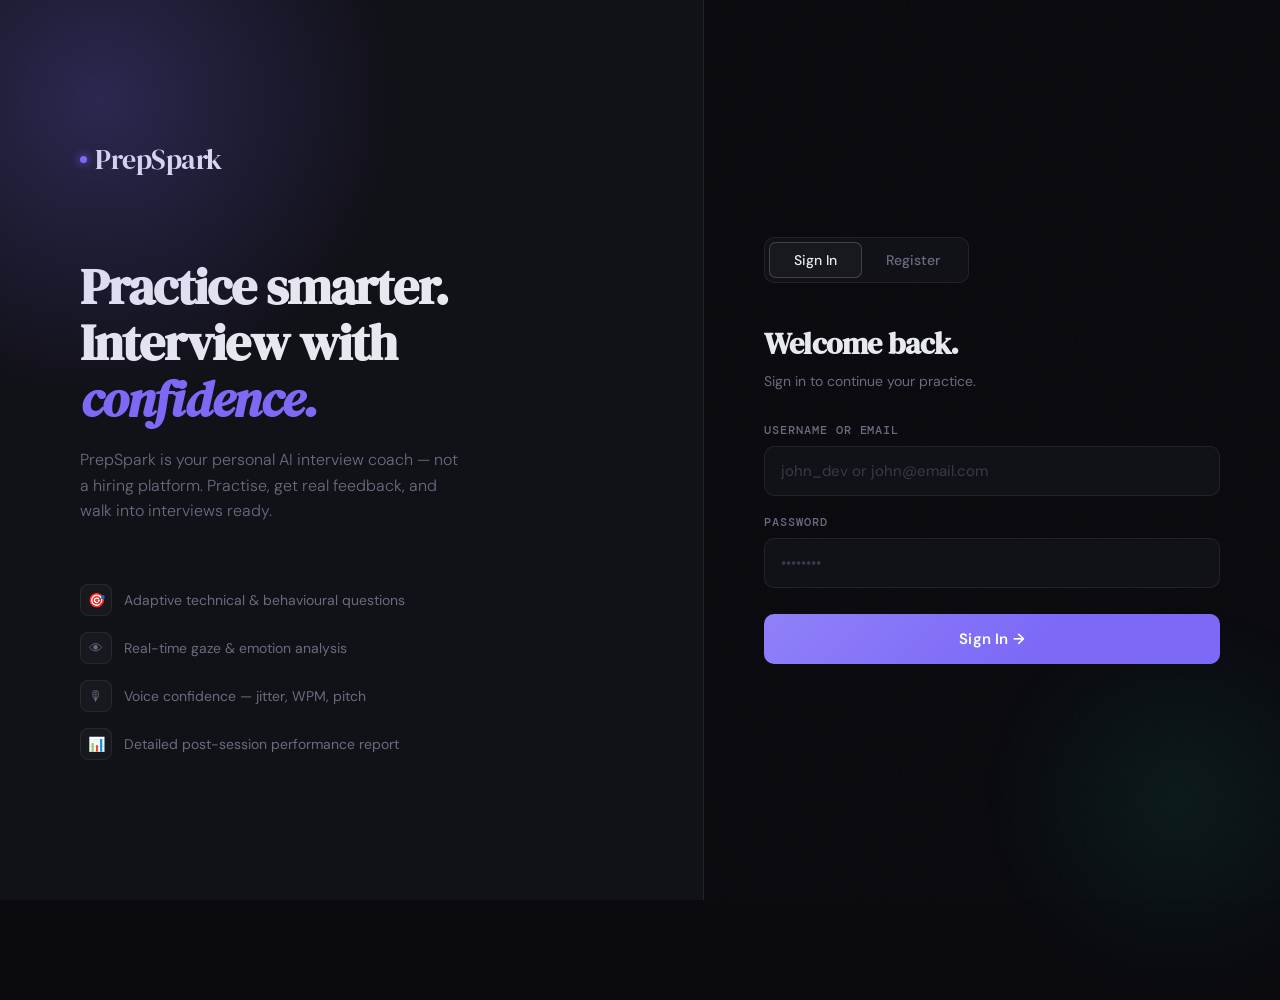
<file: templates/index.html>
<!DOCTYPE html>
<html lang="en">
<head>
<meta charset="UTF-8">
<meta name="viewport" content="width=device-width, initial-scale=1.0">
<title>PrepSpark — AI Practice Interviews</title>
<link rel="stylesheet" href="css/base.css">
<link rel="stylesheet" href="css/pages.css">
<link rel="stylesheet" href="css/interview.css">
<link rel="stylesheet" href="css/report.css">
</head>
<body>

<!-- Page fragments are injected here by app.js -->
<div id="app-root"></div>

<!-- Toast container lives outside the fragments so it persists across page transitions -->
<div class="toast-container" id="toast-container"></div>

<!-- Modules — order matters: state first, ui second, then features, app last -->
<script src="js/state.js"></script>
<script src="js/ui.js"></script>
<script src="js/auth.js"></script>
<script src="js/dashboard.js"></script>
<script src="js/interview.js"></script>
<script src="js/report.js"></script>
<script src="js/app.js"></script>

</body>
</html>
</file>
<file: templates/css/base.css>
/* ═══════════════════════════════════════════════════
   PrepSpark — Main Stylesheet
   ═══════════════════════════════════════════════════ */

@import url('https://fonts.googleapis.com/css2?family=DM+Serif+Display:ital@0;1&family=DM+Mono:wght@300;400;500&family=DM+Sans:wght@300;400;500;600&display=swap');

/* ─── Design Tokens ─── */
:root {
  --bg: #0a0a0f;
  --surface: #111118;
  --surface-2: #18181f;
  --border: rgba(255,255,255,0.07);
  --border-active: rgba(255,255,255,0.18);
  --text: #e8e8f0;
  --text-muted: #6b6b80;
  --text-dim: #3a3a4a;
  --accent: #7c6af7;
  --accent-glow: rgba(124,106,247,0.25);
  --accent-2: #22d4a3;
  --accent-2-glow: rgba(34,212,163,0.2);
  --danger: #f26060;
  --warn: #f5a623;
  --score-high: #22d4a3;
  --score-mid: #f5a623;
  --score-low: #f26060;
}

/* ─── Reset ─── */
* { margin: 0; padding: 0; box-sizing: border-box; }
html { scroll-behavior: smooth; }

body {
  font-family: 'DM Sans', sans-serif;
  background: var(--bg);
  color: var(--text);
  min-height: 100vh;
  overflow-x: hidden;
}

body::before {
  content: '';
  position: fixed;
  inset: 0;
  background-image: url("data:image/svg+xml,%3Csvg viewBox='0 0 256 256' xmlns='http://www.w3.org/2000/svg'%3E%3Cfilter id='n'%3E%3CfeTurbulence type='fractalNoise' baseFrequency='0.9' numOctaves='4' stitchTiles='stitch'/%3E%3C/filter%3E%3Crect width='100%25' height='100%25' filter='url(%23n)' opacity='0.04'/%3E%3C/svg%3E");
  pointer-events: none;
  z-index: 0;
  opacity: 0.4;
}

/* ─── Page System ─── */
.page { display: none; min-height: 100vh; position: relative; z-index: 1; }
.page.active { display: flex; }
.hidden { display: none !important; }

/* ─── Scrollbar ─── */
::-webkit-scrollbar { width: 6px; }
::-webkit-scrollbar-track { background: transparent; }
::-webkit-scrollbar-thumb { background: var(--border); border-radius: 3px; }
::-webkit-scrollbar-thumb:hover { background: var(--border-active); }

/* ─── Animations ─── */
@keyframes pulse {
  0%, 100% { transform: scale(1); opacity: 1; }
  50% { transform: scale(1.4); opacity: 0.7; }
}
@keyframes blink { 0%, 100% { opacity: 1; } 50% { opacity: 0.2; } }
@keyframes spin { to { transform: rotate(360deg); } }
@keyframes wave {
  0%, 100% { transform: scaleY(0.5); opacity: 0.6; }
  50% { transform: scaleY(1); opacity: 1; }
}
@keyframes toastIn { from { opacity: 0; transform: translateX(20px); } to { opacity: 1; transform: none; } }
@keyframes toastOut { from { opacity: 1; transform: none; } to { opacity: 0; transform: translateX(20px); } }

.loading-dots::after { content: '...'; animation: dots 1.2s steps(3) infinite; }
@keyframes dots { 0% { content: '.'; } 33% { content: '..'; } 66% { content: '...'; } }

/* ─── Common Components ─── */
.logo-mark {
  font-family: 'DM Serif Display', serif;
  display: flex;
  align-items: center;
  gap: 8px;
}
.logo-dot {
  width: 7px; height: 7px;
  background: var(--accent);
  border-radius: 50%;
  box-shadow: 0 0 10px var(--accent);
  animation: pulse 2s ease-in-out infinite;
  flex-shrink: 0;
}

.form-label {
  display: block;
  font-size: 12px;
  font-weight: 500;
  color: var(--text-muted);
  text-transform: uppercase;
  letter-spacing: 0.08em;
  margin-bottom: 8px;
  font-family: 'DM Mono', monospace;
}
.form-input {
  width: 100%;
  background: var(--surface);
  border: 1px solid var(--border);
  border-radius: 10px;
  padding: 14px 16px;
  color: var(--text);
  font-family: 'DM Sans', sans-serif;
  font-size: 15px;
  outline: none;
  transition: border-color 0.2s, box-shadow 0.2s;
}
.form-input:focus {
  border-color: var(--accent);
  box-shadow: 0 0 0 3px var(--accent-glow);
}
.form-input::placeholder { color: var(--text-dim); }
.form-group { margin-bottom: 18px; }
.form-row { display: grid; grid-template-columns: 1fr 1fr; gap: 12px; }

.btn-primary {
  width: 100%;
  padding: 15px;
  background: var(--accent);
  border: none;
  border-radius: 10px;
  color: #fff;
  font-family: 'DM Sans', sans-serif;
  font-size: 15px;
  font-weight: 600;
  cursor: pointer;
  letter-spacing: 0.01em;
  transition: all 0.2s;
  position: relative;
  overflow: hidden;
  margin-top: 8px;
}
.btn-primary::after {
  content: '';
  position: absolute;
  inset: 0;
  background: linear-gradient(135deg, rgba(255,255,255,0.15) 0%, transparent 60%);
}
.btn-primary:hover { transform: translateY(-1px); box-shadow: 0 8px 24px var(--accent-glow); }
.btn-primary:active { transform: translateY(0); }
.btn-primary:disabled { opacity: 0.5; cursor: not-allowed; transform: none; }

.btn-secondary {
  padding: 14px;
  background: var(--surface-2);
  border: 1px solid var(--border);
  border-radius: 10px;
  color: var(--text-muted);
  font-family: 'DM Sans', sans-serif;
  font-size: 15px;
  cursor: pointer;
  transition: all 0.2s;
}
.btn-secondary:hover { border-color: var(--border-active); color: var(--text); }

.error-msg {
  background: rgba(242,96,96,0.1);
  border: 1px solid rgba(242,96,96,0.3);
  border-radius: 8px;
  padding: 12px 14px;
  font-size: 14px;
  color: var(--danger);
  margin-bottom: 16px;
  display: none;
}

.sensor-badge {
  font-size: 11px;
  padding: 3px 9px;
  border-radius: 100px;
  font-family: 'DM Mono', monospace;
}
.badge-ok { background: rgba(34,212,163,0.1); color: var(--accent-2); }
.badge-warn { background: rgba(245,166,35,0.1); color: var(--warn); }
.badge-live { background: rgba(124,106,247,0.15); color: var(--accent); border: 1px solid rgba(124,106,247,0.3); }

/* ─── Toast ─── */
.toast-container {
  position: fixed;
  bottom: 24px;
  right: 24px;
  display: flex;
  flex-direction: column;
  gap: 10px;
  z-index: 999;
}
.toast {
  background: var(--surface-2);
  border: 1px solid var(--border);
  border-radius: 12px;
  padding: 14px 18px;
  font-size: 14px;
  max-width: 320px;
  animation: toastIn 0.3s ease;
  display: flex;
  align-items: center;
  gap: 10px;
}
.toast.toast-out { animation: toastOut 0.4s ease forwards; }
.toast.success { border-color: rgba(34,212,163,0.4); }
.toast.error { border-color: rgba(242,96,96,0.4); }
</file>
<file: templates/css/pages.css>
/* ═══════════════════════════════════════════════════
   PrepSpark — Auth, Dashboard & Setup Styles
   ═══════════════════════════════════════════════════ */

/* ─── AUTH PAGE ─── */
#auth-page { align-items: stretch; }

.auth-left {
  width: 55%;
  background: var(--surface);
  border-right: 1px solid var(--border);
  display: flex;
  flex-direction: column;
  justify-content: center;
  padding: 80px;
  position: relative;
  overflow: hidden;
}
.auth-left::before {
  content: '';
  position: absolute;
  width: 600px; height: 600px;
  background: radial-gradient(circle, var(--accent-glow) 0%, transparent 70%);
  top: -200px; left: -200px;
  pointer-events: none;
}

.auth-logo { font-size: 28px; letter-spacing: -0.5px; margin-bottom: 80px; }
.auth-heading {
  font-family: 'DM Serif Display', serif;
  font-size: clamp(36px, 4vw, 54px);
  line-height: 1.1;
  margin-bottom: 20px;
  letter-spacing: -1px;
}
.auth-heading em { font-style: italic; color: var(--accent); }
.auth-sub {
  font-size: 16px;
  color: var(--text-muted);
  line-height: 1.6;
  max-width: 380px;
  margin-bottom: 60px;
  font-weight: 300;
}

.feature-list { list-style: none; display: flex; flex-direction: column; gap: 16px; }
.feature-list li {
  display: flex;
  align-items: center;
  gap: 12px;
  font-size: 14px;
  color: var(--text-muted);
}
.feature-list li .icon {
  width: 32px; height: 32px;
  background: var(--surface-2);
  border: 1px solid var(--border);
  border-radius: 8px;
  display: flex;
  align-items: center;
  justify-content: center;
  font-size: 14px;
  flex-shrink: 0;
}

.auth-right {
  width: 45%;
  display: flex;
  flex-direction: column;
  justify-content: center;
  padding: 80px 60px;
  position: relative;
}
.auth-right::before {
  content: '';
  position: absolute;
  width: 400px; height: 400px;
  background: radial-gradient(circle, rgba(34,212,163,0.08) 0%, transparent 70%);
  bottom: -100px; right: -100px;
  pointer-events: none;
}

.tab-switcher {
  display: flex;
  background: var(--surface);
  border: 1px solid var(--border);
  border-radius: 10px;
  padding: 4px;
  margin-bottom: 40px;
  width: fit-content;
}
.tab-btn {
  padding: 8px 24px;
  border: none;
  background: none;
  color: var(--text-muted);
  cursor: pointer;
  border-radius: 7px;
  font-family: 'DM Sans', sans-serif;
  font-size: 14px;
  font-weight: 500;
  transition: all 0.2s;
}
.tab-btn.active {
  background: var(--surface-2);
  color: var(--text);
  border: 1px solid var(--border-active);
}

.auth-form-title {
  font-family: 'DM Serif Display', serif;
  font-size: 30px;
  margin-bottom: 8px;
  letter-spacing: -0.5px;
}
.auth-form-sub { font-size: 14px; color: var(--text-muted); margin-bottom: 32px; }

/* ─── DASHBOARD PAGE ─── */
#dashboard-page { flex-direction: column; min-height: 100vh; }
.dashboard-body { padding: 48px; flex: 1; }

.dash-header { margin-bottom: 48px; }
.dash-greeting {
  font-family: 'DM Serif Display', serif;
  font-size: 40px;
  letter-spacing: -1px;
  margin-bottom: 8px;
}
.dash-sub { color: var(--text-muted); font-size: 15px; font-weight: 300; }

.dash-grid {
  display: grid;
  grid-template-columns: repeat(auto-fill, minmax(320px, 1fr));
  gap: 20px;
}

.dash-card {
  background: var(--surface);
  border: 1px solid var(--border);
  border-radius: 16px;
  padding: 28px;
  cursor: pointer;
  transition: all 0.25s;
  position: relative;
  overflow: hidden;
}
.dash-card:hover {
  border-color: var(--border-active);
  transform: translateY(-2px);
  box-shadow: 0 8px 32px rgba(0,0,0,0.3);
}
.dash-card-tag {
  font-size: 11px;
  font-family: 'DM Mono', monospace;
  text-transform: uppercase;
  letter-spacing: 0.1em;
  margin-bottom: 8px;
  padding: 3px 10px;
  border-radius: 100px;
  display: inline-block;
}
.tag-technical { background: rgba(124,106,247,0.15); color: var(--accent); }
.tag-practice { background: rgba(34,212,163,0.12); color: var(--accent-2); }
.dash-card-name {
  font-family: 'DM Serif Display', serif;
  font-size: 22px;
  margin-bottom: 8px;
  letter-spacing: -0.3px;
}
.dash-card-role {
  font-size: 13px;
  color: var(--text-muted);
  margin-bottom: 16px;
}
.dash-card-date { font-size: 12px; color: var(--text-dim); font-family: 'DM Mono', monospace; }
.dash-card-score {
  position: absolute;
  top: 24px; right: 24px;
  font-family: 'DM Serif Display', serif;
  font-size: 28px;
  opacity: 0.5;
}

.new-interview-card {
  background: none;
  border: 1px dashed var(--border);
  display: flex;
  flex-direction: column;
  align-items: center;
  justify-content: center;
  gap: 12px;
  min-height: 180px;
}
.new-interview-card:hover { border-color: var(--accent); background: var(--accent-glow); }
.new-interview-icon { font-size: 28px; color: var(--accent); }
.new-interview-label { font-size: 14px; color: var(--text-muted); }

/* Resume card — in-progress sessions */
.dash-card.resumable {
  border-color: rgba(245,166,35,0.25);
  background: rgba(245,166,35,0.03);
}
.dash-card.resumable:hover { border-color: rgba(245,166,35,0.5); }
.dash-card-resume-btn {
  display: inline-flex;
  align-items: center;
  gap: 6px;
  margin-top: 14px;
  padding: 7px 14px;
  background: rgba(245,166,35,0.12);
  border: 1px solid rgba(245,166,35,0.3);
  border-radius: 8px;
  color: var(--warn);
  font-size: 12px;
  font-family: 'DM Mono', monospace;
  font-weight: 500;
}

/* Dashboard section headers */
.dash-section-label {
  display: flex;
  align-items: center;
  gap: 10px;
  font-family: 'DM Mono', monospace;
  font-size: 11px;
  text-transform: uppercase;
  letter-spacing: 0.12em;
  color: var(--text-muted);
  margin-bottom: 16px;
}
.dash-section-dot {
  width: 6px; height: 6px;
  border-radius: 50%;
  flex-shrink: 0;
}

/* Shared nav for report + dashboard */
.top-nav {
  display: flex;
  align-items: center;
  justify-content: space-between;
  padding: 18px 40px;
  border-bottom: 1px solid var(--border);
  background: var(--surface);
  position: sticky;
  top: 0;
  z-index: 10;
  flex-shrink: 0;
}
.nav-user {
  display: flex;
  align-items: center;
  gap: 16px;
  font-size: 13px;
  color: var(--text-muted);
  font-family: 'DM Mono', monospace;
}
.btn-nav {
  padding: 8px 18px;
  font-size: 13px;
  background: var(--surface-2);
  border: 1px solid var(--border);
  border-radius: 8px;
  color: var(--text-muted);
  font-family: 'DM Sans', sans-serif;
  cursor: pointer;
  transition: all 0.2s;
}
.btn-nav:hover { border-color: var(--border-active); color: var(--text); }

/* ─── SETUP PAGE ─── */
#setup-page {
  flex-direction: column;
  align-items: center;
  justify-content: center;
  padding: 40px 20px;
}
.setup-card {
  background: var(--surface);
  border: 1px solid var(--border);
  border-radius: 20px;
  padding: 60px;
  width: 100%;
  max-width: 560px;
  position: relative;
  overflow: hidden;
}
.setup-card::before {
  content: '';
  position: absolute;
  top: 0; left: 0; right: 0;
  height: 2px;
  background: linear-gradient(90deg, var(--accent), var(--accent-2));
}
.setup-logo { font-size: 22px; color: var(--text-muted); margin-bottom: 48px; }
.setup-title {
  font-family: 'DM Serif Display', serif;
  font-size: 34px;
  letter-spacing: -0.5px;
  margin-bottom: 8px;
}
.setup-sub { color: var(--text-muted); font-size: 15px; margin-bottom: 40px; font-weight: 300; }
.setup-actions { display: flex; gap: 12px; margin-top: 32px; }
.setup-actions .btn-secondary { flex: 1; }
.setup-actions .btn-primary { flex: 2; }

@media (max-width: 900px) {
  .auth-left { display: none; }
  .auth-right { width: 100%; padding: 40px 28px; }
  .dashboard-body { padding: 24px; }
  .setup-card { padding: 36px 28px; }
}
/* ── Resume upload format badges ── */
.fmt-badge {
  font-size: 10px;
  font-family: 'DM Mono', monospace;
  color: var(--text-dim);
  background: rgba(255,255,255,0.04);
  border: 1px solid rgba(255,255,255,0.08);
  border-radius: 4px;
  padding: 2px 7px;
  letter-spacing: 0.04em;
  transition: color 0.15s, background 0.15s, border-color 0.15s;
}
.fmt-badge-active {
  color: var(--accent-2);
  background: rgba(100,220,150,0.1);
  border-color: rgba(100,220,150,0.3);
}
</file>
<file: templates/css/interview.css>
/* ═══════════════════════════════════════════════════
   PrepSpark — Interview Room
   Left panel: question + controls + transcript
   Right panel: 4:3 camera (on only while recording)
   ═══════════════════════════════════════════════════ */

#interview-page {
  flex-direction: column;
  height: 100vh;
  overflow: hidden;
  background: var(--bg);
}

/* ─── Top Bar ─── */
.iv-topbar {
  display: grid;
  grid-template-columns: 1fr auto 1fr;
  align-items: center;
  padding: 0 28px;
  height: 54px;
  border-bottom: 1px solid var(--border);
  background: var(--surface);
  flex-shrink: 0;
}
.iv-topbar-left  { display: flex; align-items: center; }
.iv-topbar-center { display: flex; justify-content: center; align-items: center; }
.iv-topbar-right  { display: flex; align-items: center; justify-content: flex-end; gap: 12px; }

.iv-progress { display: flex; flex-direction: column; align-items: center; gap: 5px; }
.iv-progress-pips { display: flex; gap: 5px; }
.q-pip {
  width: 32px; height: 4px;
  background: var(--border);
  border-radius: 2px;
  transition: all 0.4s;
}
.q-pip.done   { background: var(--accent-2); }
.q-pip.active { background: var(--accent); box-shadow: 0 0 8px var(--accent-glow); }
.iv-progress-label {
  font-family: 'DM Mono', monospace;
  font-size: 11px;
  color: var(--text-dim);
  letter-spacing: 0.05em;
}

.iv-role-tag {
  font-family: 'DM Mono', monospace;
  font-size: 11px;
  color: var(--text-muted);
  background: var(--surface-2);
  border: 1px solid var(--border);
  padding: 3px 10px;
  border-radius: 100px;
  max-width: 200px;
  overflow: hidden;
  text-overflow: ellipsis;
  white-space: nowrap;
}
.iv-session-id {
  font-family: 'DM Mono', monospace;
  font-size: 11px;
  color: var(--text-dim);
}

/* ─── Stage ─── */
.iv-stage {
  flex: 1;
  display: grid;
  grid-template-columns: 1fr 420px;
  overflow: hidden;
  min-height: 0;
}

/* ═══════════════════════════════════════
   LEFT: Question Panel
   ═══════════════════════════════════════ */
.iv-question-panel {
  display: flex;
  flex-direction: column;
  padding: 28px 32px;
  gap: 18px;
  overflow-y: auto;
  border-right: 1px solid var(--border);
  background: var(--surface);
}

.iv-question-card {
  background: var(--bg);
  border: 1px solid var(--border);
  border-radius: 16px;
  padding: 24px 26px;
  flex-shrink: 0;
  position: relative;
  overflow: hidden;
  transition: border-color 0.3s;
}
.iv-question-card.speaking { border-color: rgba(124,106,247,0.4); }
.iv-question-card::before {
  content: '';
  position: absolute;
  top: 0; left: 0; right: 0;
  height: 2px;
  background: linear-gradient(90deg, var(--accent), transparent);
  opacity: 0;
  transition: opacity 0.4s;
}
.iv-question-card.speaking::before { opacity: 1; }

.iv-q-header {
  display: flex;
  align-items: center;
  justify-content: space-between;
  margin-bottom: 16px;
}
.iv-q-num {
  font-family: 'DM Mono', monospace;
  font-size: 11px;
  color: var(--text-dim);
  text-transform: uppercase;
  letter-spacing: 0.1em;
}
.iv-q-type-badge {
  font-size: 10px;
  padding: 3px 10px;
  border-radius: 100px;
  font-family: 'DM Mono', monospace;
  border: 1px solid;
  text-transform: uppercase;
  letter-spacing: 0.06em;
}
.iv-q-type-badge.intro       { color: var(--accent-2); border-color: rgba(34,212,163,0.35);  background: rgba(34,212,163,0.07); }
.iv-q-type-badge.technical   { color: var(--accent);   border-color: rgba(124,106,247,0.35); background: rgba(124,106,247,0.07); }
.iv-q-type-badge.behavioural { color: var(--warn);     border-color: rgba(245,166,35,0.35);  background: rgba(245,166,35,0.07); }

.iv-q-text {
  font-size: 16px;
  line-height: 1.75;
  color: var(--text);
  font-weight: 300;
}

.iv-state-hint {
  font-size: 13px;
  color: var(--text-muted);
  line-height: 1.6;
  padding: 12px 16px;
  background: rgba(255,255,255,0.02);
  border: 1px solid var(--border);
  border-radius: 10px;
  flex-shrink: 0;
}
.iv-state-hint strong { color: var(--text); }

.iv-control-buttons {
  display: flex;
  gap: 12px;
  align-items: stretch;
  flex-shrink: 0;
}

.iv-btn-record {
  flex: 1;
  display: flex;
  align-items: center;
  justify-content: center;
  gap: 12px;
  padding: 14px 22px;
  background: var(--surface-2);
  border: 1px solid var(--border);
  border-radius: 12px;
  color: var(--text);
  font-family: 'DM Sans', sans-serif;
  font-size: 14px;
  font-weight: 500;
  cursor: pointer;
  transition: all 0.2s;
}
.iv-btn-record:hover:not(:disabled) {
  border-color: var(--accent);
  color: var(--accent);
  background: rgba(124,106,247,0.06);
}
.iv-btn-record.recording {
  background: rgba(242,96,96,0.07);
  border-color: rgba(242,96,96,0.5);
  color: var(--danger);
}
.iv-btn-record:disabled { opacity: 0.35; cursor: not-allowed; }

.iv-record-icon-wrap {
  width: 24px; height: 24px;
  border-radius: 50%;
  border: 1.5px solid currentColor;
  display: flex;
  align-items: center;
  justify-content: center;
  flex-shrink: 0;
}
.record-icon {
  width: 9px; height: 9px;
  background: currentColor;
  border-radius: 50%;
  transition: border-radius 0.2s;
}
.iv-btn-record.recording .record-icon { border-radius: 2px; }

.iv-btn-submit {
  display: flex;
  align-items: center;
  gap: 8px;
  padding: 14px 22px;
  background: var(--accent-2);
  border: none;
  border-radius: 12px;
  color: #000;
  font-family: 'DM Sans', sans-serif;
  font-size: 14px;
  font-weight: 600;
  cursor: pointer;
  transition: all 0.25s;
  opacity: 0;
  pointer-events: none;
  white-space: nowrap;
  flex-shrink: 0;
}
.iv-btn-submit.visible { opacity: 1; pointer-events: all; }
.iv-btn-submit:hover { transform: translateY(-1px); box-shadow: 0 6px 20px var(--accent-2-glow); }

.iv-divider { height: 1px; background: var(--border); flex-shrink: 0; }

.iv-transcript-section {
  flex: 1;
  min-height: 0;
  display: flex;
  flex-direction: column;
  gap: 10px;
}
.iv-transcript-label {
  display: flex;
  align-items: center;
  gap: 6px;
  font-family: 'DM Mono', monospace;
  font-size: 11px;
  text-transform: uppercase;
  letter-spacing: 0.1em;
  color: var(--text-dim);
  flex-shrink: 0;
}
.iv-transcript-log {
  flex: 1;
  overflow-y: auto;
  display: flex;
  flex-direction: column;
  gap: 10px;
  padding-right: 4px;
}
.iv-transcript-empty {
  font-size: 13px;
  color: var(--text-dim);
  font-family: 'DM Mono', monospace;
  text-align: center;
  padding: 24px 0;
}
.iv-transcript-item {
  background: var(--bg);
  border: 1px solid var(--border);
  border-radius: 10px;
  padding: 12px 14px;
  flex-shrink: 0;
}
.iv-transcript-item-meta {
  display: flex;
  align-items: center;
  gap: 8px;
  margin-bottom: 6px;
}
.iv-transcript-item-q {
  font-family: 'DM Mono', monospace;
  font-size: 10px;
  text-transform: uppercase;
  letter-spacing: 0.1em;
  font-weight: 600;
}
.iv-transcript-item-text {
  font-size: 13px;
  color: var(--text-muted);
  line-height: 1.65;
  font-style: italic;
}

/* ═══════════════════════════════════════
   RIGHT: Camera Panel (4:3)
   ═══════════════════════════════════════ */
.iv-camera-panel {
  display: flex;
  flex-direction: column;
  padding: 24px;
  gap: 12px;
  background: var(--bg);
  justify-content: center;
  align-items: center;
}

.iv-video-frame {
  position: relative;
  background: #0d0d12;
  border-radius: 16px;
  overflow: hidden;
  border: 1px solid var(--border);
  aspect-ratio: 4 / 3;
  width: 100%;
  max-height: calc(100vh - 54px - 72px);
  transition: border-color 0.3s;
}
.iv-video-frame.recording-active {
  border-color: rgba(242,96,96,0.5);
  box-shadow: 0 0 0 2px rgba(242,96,96,0.1);
}

#candidate-video {
  width: 100%;
  height: 100%;
  object-fit: cover;
  transform: scaleX(-1);
  display: block;
}

.iv-camera-standby {
  position: absolute;
  inset: 0;
  display: flex;
  flex-direction: column;
  align-items: center;
  justify-content: center;
  gap: 10px;
  background: #0d0d12;
  transition: opacity 0.3s;
}
.iv-camera-standby.hidden { opacity: 0; pointer-events: none; }
.iv-standby-text { font-size: 14px; color: var(--text-dim); font-weight: 500; }
.iv-standby-sub  { font-size: 12px; color: var(--text-dim); font-family: 'DM Mono', monospace; opacity: 0.6; }

.iv-rec-badge {
  position: absolute;
  top: 12px; left: 12px;
  display: flex;
  align-items: center;
  gap: 7px;
  background: rgba(0,0,0,0.78);
  backdrop-filter: blur(8px);
  padding: 5px 12px;
  border-radius: 100px;
  font-size: 11px;
  font-family: 'DM Mono', monospace;
  color: #fff;
  opacity: 0;
  transition: opacity 0.25s;
  border: 1px solid rgba(242,96,96,0.45);
}
.iv-rec-badge.active { opacity: 1; }
.rec-dot {
  width: 7px; height: 7px;
  background: var(--danger);
  border-radius: 50%;
  animation: blink 1s ease-in-out infinite;
}
.iv-timer {
  font-family: 'DM Mono', monospace;
  font-size: 11px;
  padding-left: 7px;
  border-left: 1px solid rgba(255,255,255,0.2);
}

.iv-video-meta {
  width: 100%;
  display: flex;
  align-items: center;
  justify-content: space-between;
  padding: 0 2px;
}
.iv-candidate-name-tag { font-size: 13px; font-weight: 500; color: var(--text-muted); }
.iv-sensor-row { display: flex; align-items: center; gap: 6px; }
.iv-sensor-label {
  font-family: 'DM Mono', monospace;
  font-size: 10px;
  color: var(--text-dim);
  text-transform: uppercase;
  letter-spacing: 0.1em;
}

/* ─── Processing Overlay ─── */
.processing-overlay {
  display: none;
  position: fixed;
  inset: 0;
  background: rgba(10,10,15,0.88);
  backdrop-filter: blur(10px);
  z-index: 200;
  align-items: center;
  justify-content: center;
}
.processing-overlay.active { display: flex; }
.proc-card {
  background: var(--surface);
  border: 1px solid var(--border);
  border-radius: 20px;
  padding: 40px 52px;
  display: flex;
  flex-direction: column;
  align-items: center;
  gap: 22px;
  min-width: 320px;
}
.processing-spinner {
  width: 44px; height: 44px;
  border: 2px solid var(--border);
  border-top-color: var(--accent);
  border-radius: 50%;
  animation: spin 0.8s linear infinite;
}
@keyframes spin { to { transform: rotate(360deg); } }
.processing-title {
  font-family: 'DM Serif Display', serif;
  font-size: 22px;
  letter-spacing: -0.3px;
  text-align: center;
}
.processing-steps {
  display: flex;
  flex-direction: column;
  gap: 10px;
  font-size: 13px;
  color: var(--text-muted);
  font-family: 'DM Mono', monospace;
  width: 100%;
}
.proc-step { display: flex; align-items: center; gap: 10px; transition: color 0.3s; }
.proc-step.done   { color: var(--accent-2); }
.proc-step.active { color: var(--text); }
.step-dot {
  width: 6px; height: 6px;
  border-radius: 50%;
  background: var(--text-dim);
  flex-shrink: 0;
  transition: background 0.3s;
}
.proc-step.done   .step-dot { background: var(--accent-2); }
.proc-step.active .step-dot { background: var(--accent); animation: pulse 1s infinite; }

@keyframes blink  { 0%, 100% { opacity: 1; } 50% { opacity: 0.2; } }
@keyframes pulse  { 0%, 100% { transform: scale(1); opacity: 1; } 50% { transform: scale(1.4); opacity: 0.7; } }
.loading-dots::after { content: '...'; animation: dots 1.2s steps(3) infinite; }
@keyframes dots { 0% { content: '.'; } 33% { content: '..'; } 66% { content: '...'; } }

@media (max-width: 900px) {
  .iv-stage { grid-template-columns: 1fr; }
  .iv-camera-panel { display: none; }
  .iv-topbar { grid-template-columns: 1fr 1fr; }
  .iv-topbar-center { display: none; }
}
</file>
<file: templates/css/report.css>
/* ═══════════════════════════════════════════════════
   PrepSpark — Report Page Styles
   ═══════════════════════════════════════════════════ */

#report-page { flex-direction: column; min-height: 100vh; }

.report-body {
  flex: 1;
  padding: 48px;
  max-width: 1100px;
  margin: 0 auto;
  width: 100%;
}

/* ─── Report Header ─── */
.report-header {
  margin-bottom: 48px;
  padding-bottom: 48px;
  border-bottom: 1px solid var(--border);
}
.report-eyebrow {
  font-family: 'DM Mono', monospace;
  font-size: 12px;
  color: var(--accent);
  text-transform: uppercase;
  letter-spacing: 0.12em;
  margin-bottom: 16px;
}
.report-title {
  font-family: 'DM Serif Display', serif;
  font-size: clamp(32px, 4vw, 52px);
  letter-spacing: -1px;
  line-height: 1.1;
  margin-bottom: 20px;
}
.report-meta { display: flex; gap: 24px; flex-wrap: wrap; }
.meta-chip {
  display: flex;
  align-items: center;
  gap: 8px;
  font-size: 13px;
  color: var(--text-muted);
  font-family: 'DM Mono', monospace;
}
.meta-chip .chip-dot { width: 6px; height: 6px; border-radius: 50%; background: var(--accent-2); }

/* ─── Section Layout ─── */
.report-section { margin-bottom: 48px; }
.section-label {
  font-family: 'DM Mono', monospace;
  font-size: 11px;
  color: var(--accent);
  text-transform: uppercase;
  letter-spacing: 0.12em;
  margin-bottom: 20px;
  display: flex;
  align-items: center;
  gap: 12px;
}
.section-label::after { content: ''; flex: 1; height: 1px; background: var(--border); }

/* ─── Verdict Banner ─── */
.verdict-banner {
  padding: 28px 32px;
  border-radius: 16px;
  border: 1px solid;
  display: flex;
  align-items: center;
  gap: 20px;
  margin-bottom: 16px;
}
.verdict-hire { background: rgba(34,212,163,0.06); border-color: rgba(34,212,163,0.3); }
.verdict-no-hire { background: rgba(242,96,96,0.06); border-color: rgba(242,96,96,0.3); }
.verdict-training { background: rgba(245,166,35,0.06); border-color: rgba(245,166,35,0.3); }
.verdict-neutral { background: var(--surface); border-color: var(--border); }

.verdict-icon { font-size: 32px; flex-shrink: 0; }
.verdict-title {
  font-family: 'DM Serif Display', serif;
  font-size: 24px;
  letter-spacing: -0.5px;
  margin-bottom: 4px;
}
.verdict-sub { font-size: 14px; color: var(--text-muted); line-height: 1.5; }

/* ─── Score Grid ─── */
.score-grid {
  display: grid;
  grid-template-columns: repeat(auto-fit, minmax(160px, 1fr));
  gap: 16px;
  margin-bottom: 40px;
}
.score-card {
  background: var(--surface);
  border: 1px solid var(--border);
  border-radius: 16px;
  padding: 22px;
  position: relative;
  overflow: hidden;
  transition: border-color 0.2s;
}
.score-card:hover { border-color: var(--border-active); }
.score-q-label {
  font-family: 'DM Mono', monospace;
  font-size: 11px;
  color: var(--text-muted);
  text-transform: uppercase;
  letter-spacing: 0.1em;
  margin-bottom: 10px;
}
.score-number {
  font-family: 'DM Serif Display', serif;
  font-size: 40px;
  letter-spacing: -2px;
  line-height: 1;
  margin-bottom: 4px;
}
.score-number.high { color: var(--score-high); }
.score-number.mid { color: var(--score-mid); }
.score-number.low { color: var(--score-low); }
.score-bar {
  position: absolute;
  bottom: 0; left: 0;
  height: 3px;
  border-radius: 0 2px 0 0;
  transition: width 1s ease;
}
.score-bar.high { background: var(--score-high); }
.score-bar.mid { background: var(--score-mid); }
.score-bar.low { background: var(--score-low); }

/* ─── Executive Summary ─── */
.executive-summary-card {
  background: var(--surface);
  border: 1px solid var(--border);
  border-radius: 16px;
  padding: 28px 32px;
  margin-bottom: 16px;
  line-height: 1.8;
  font-size: 15px;
  color: var(--text);
  font-weight: 300;
}

/* ─── Analysis Grid ─── */
.analysis-grid { display: grid; grid-template-columns: 1fr 1fr; gap: 16px; }
.analysis-card {
  background: var(--surface);
  border: 1px solid var(--border);
  border-radius: 16px;
  padding: 24px;
  transition: border-color 0.2s;
}
.analysis-card:hover { border-color: var(--border-active); }
.analysis-card-title {
  font-weight: 600;
  font-size: 14px;
  margin-bottom: 10px;
  color: var(--text);
  display: flex;
  align-items: center;
  gap: 8px;
}
.analysis-card-body {
  font-size: 13px;
  color: var(--text-muted);
  line-height: 1.7;
  white-space: pre-wrap;
}

/* ─── Q&A Accordion ─── */
.qa-item {
  background: var(--surface);
  border: 1px solid var(--border);
  border-radius: 16px;
  margin-bottom: 12px;
  overflow: hidden;
  transition: border-color 0.2s;
}
.qa-item:hover { border-color: var(--border-active); }

.qa-header {
  display: flex;
  align-items: center;
  justify-content: space-between;
  padding: 18px 22px;
  cursor: pointer;
  gap: 16px;
}
.qa-header-left { flex: 1; min-width: 0; }
.qa-q-meta {
  display: flex;
  align-items: center;
  gap: 8px;
  margin-bottom: 4px;
}
.qa-q-num {
  font-family: 'DM Mono', monospace;
  font-size: 11px;
  color: var(--accent);
  text-transform: uppercase;
  letter-spacing: 0.1em;
}
.qa-q-type {
  font-size: 10px;
  padding: 1px 7px;
  border-radius: 100px;
  font-family: 'DM Mono', monospace;
}
.qa-q-type.intro { background: rgba(34,212,163,0.12); color: var(--accent-2); }
.qa-q-type.technical { background: rgba(124,106,247,0.15); color: var(--accent); }
.qa-q-type.behavioural { background: rgba(245,166,35,0.12); color: var(--warn); }

.qa-q-text {
  font-weight: 500;
  font-size: 14px;
  line-height: 1.4;
  overflow: hidden;
  text-overflow: ellipsis;
  white-space: nowrap;
}
.qa-score-pill {
  font-family: 'DM Serif Display', serif;
  font-size: 18px;
  flex-shrink: 0;
  min-width: 44px;
  text-align: right;
}

.qa-body {
  padding: 0 22px 22px;
  border-top: 1px solid var(--border);
  display: none;
}
.qa-body.open { display: block; }

.qa-section-label {
  font-size: 11px;
  font-family: 'DM Mono', monospace;
  color: var(--text-muted);
  text-transform: uppercase;
  letter-spacing: 0.1em;
  margin-top: 18px;
  margin-bottom: 8px;
}
.qa-transcript {
  font-size: 14px;
  color: var(--text-muted);
  line-height: 1.7;
  padding: 14px 16px;
  background: var(--surface-2);
  border-radius: 10px;
  font-style: italic;
}
.qa-feedback {
  font-size: 14px;
  color: var(--text);
  line-height: 1.7;
}

.behavioral-chips { display: flex; flex-wrap: wrap; gap: 8px; margin-top: 14px; }
.beh-chip {
  font-size: 12px;
  padding: 4px 12px;
  border-radius: 100px;
  border: 1px solid var(--border);
  color: var(--text-muted);
  font-family: 'DM Mono', monospace;
}

@media (max-width: 900px) {
  .report-body { padding: 24px; }
  .analysis-grid { grid-template-columns: 1fr; }
}
/* ─── Graph Grid ─── */
.graphs-grid {
  display: grid;
  grid-template-columns: repeat(2, 1fr);
  gap: 20px;
}
.graph-card {
  background: var(--surface);
  border: 1px solid var(--border);
  border-radius: 16px;
  padding: 22px;
  transition: border-color 0.2s;
}
.graph-card:hover { border-color: var(--border-active); }
.graph-card-title {
  font-weight: 600;
  font-size: 13px;
  color: var(--text);
  margin-bottom: 4px;
}
.graph-card-desc {
  font-family: 'DM Mono', monospace;
  font-size: 11px;
  color: var(--text-muted);
  margin-bottom: 14px;
}
.graph-img {
  width: 100%;
  border-radius: 8px;
  display: block;
}

/* ─── PDF Download Button ─── */
.btn-download-pdf {
  display: flex;
  align-items: center;
  gap: 8px;
  background: rgba(34,212,163,0.1);
  border: 1px solid rgba(34,212,163,0.3);
  color: var(--accent-2);
  font-family: 'DM Mono', monospace;
  font-size: 12px;
  border-radius: 8px;
  padding: 7px 16px;
  cursor: pointer;
  transition: background 0.2s, border-color 0.2s;
  white-space: nowrap;
}
.btn-download-pdf:hover {
  background: rgba(34,212,163,0.18);
  border-color: rgba(34,212,163,0.5);
}
.btn-download-pdf:disabled {
  opacity: 0.55;
  cursor: not-allowed;
}

/* ─── Extra Q-type badge colours ─── */
.qa-q-type.resume_probe {
  background: rgba(124,106,247,0.2);
  color: var(--accent);
}

@media (max-width: 900px) {
  .graphs-grid { grid-template-columns: 1fr; }
}
</file>
